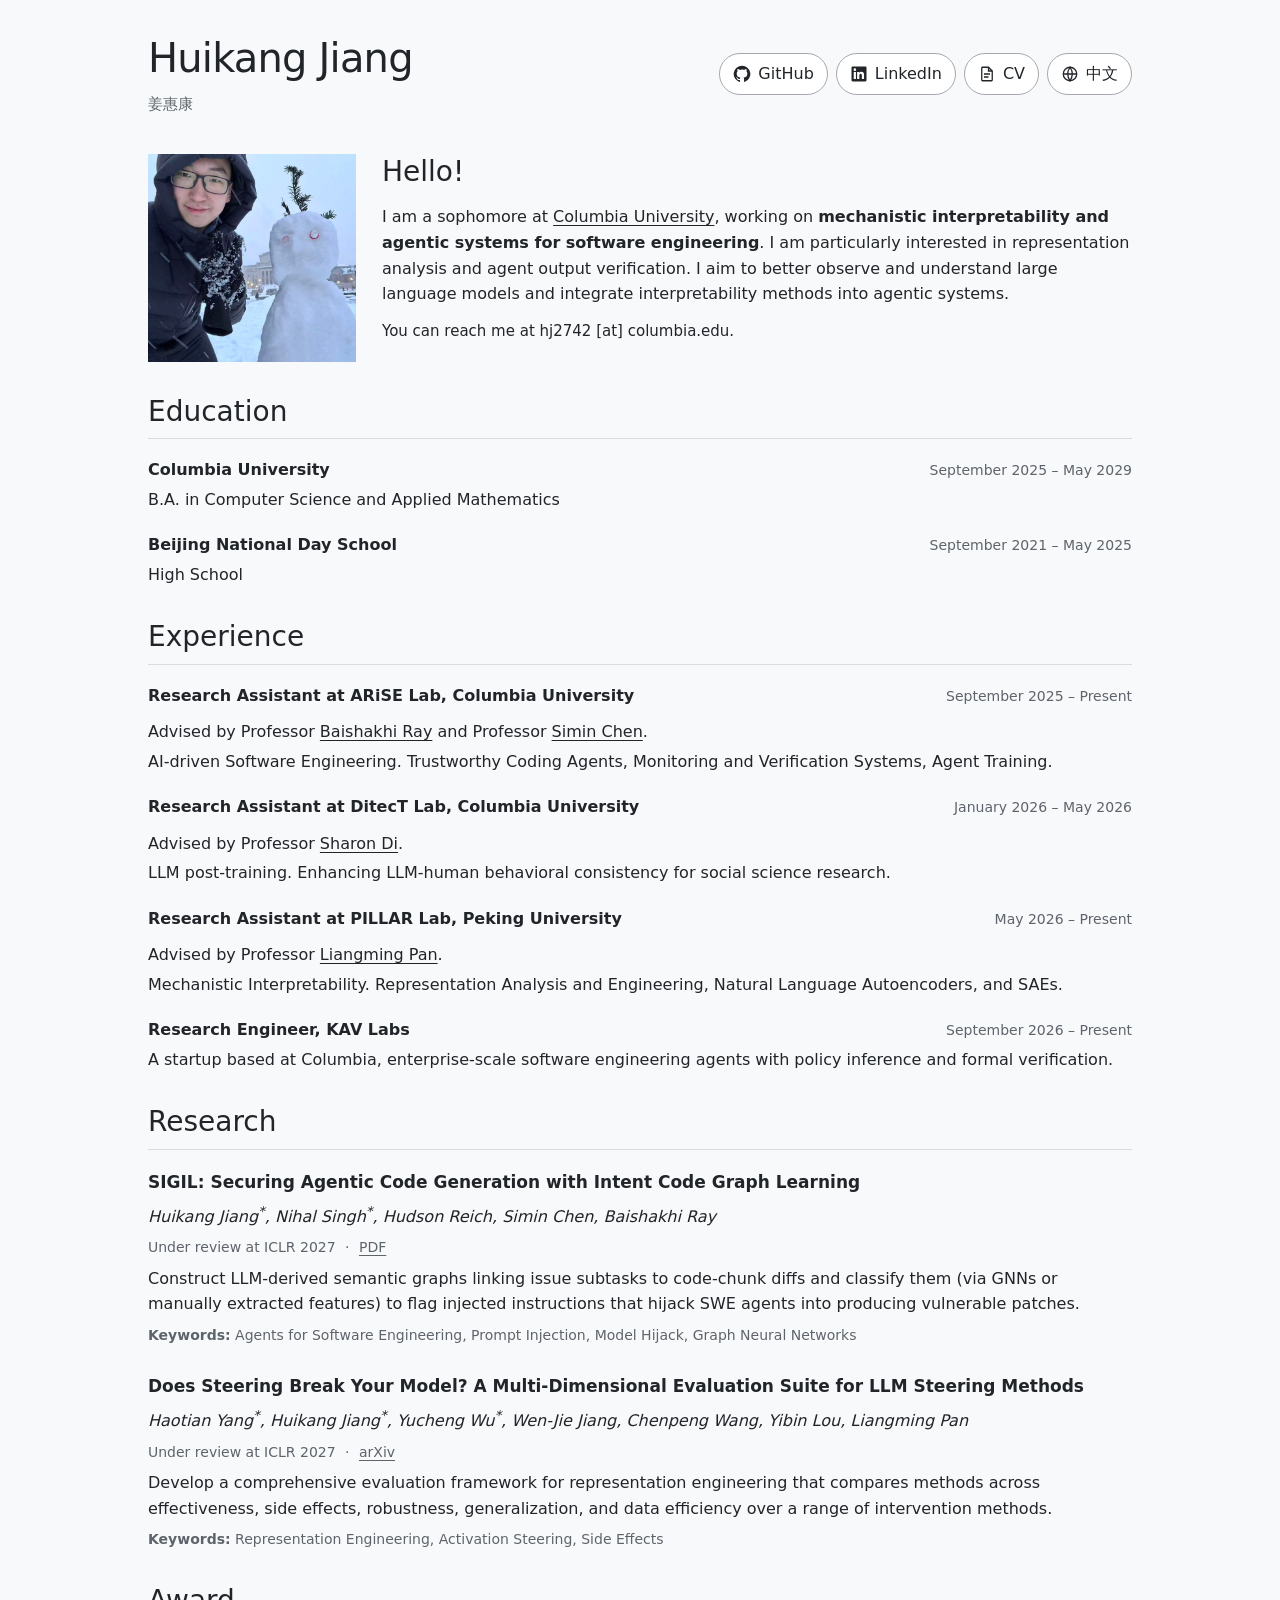
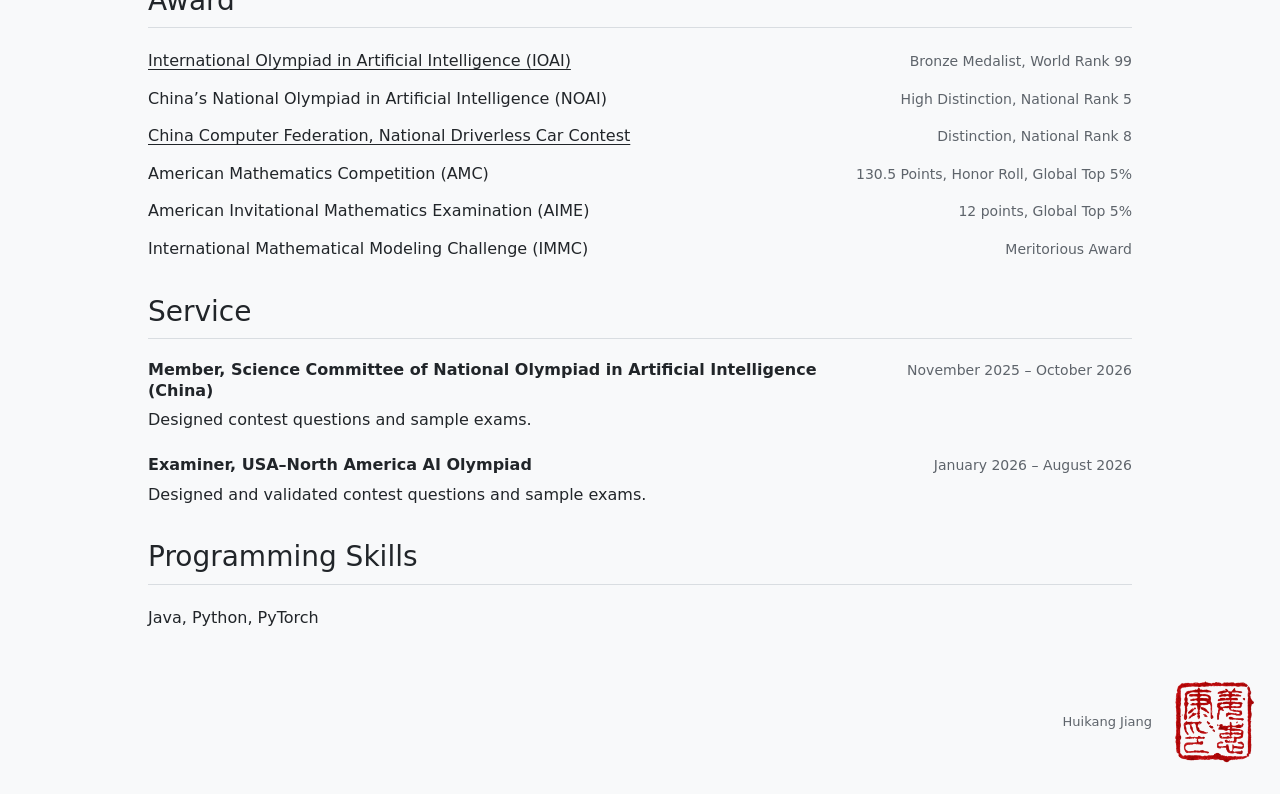
<file: index.html>
<!doctype html>
<html lang="en">
  <head>
    <meta charset="utf-8">
    <meta name="viewport" content="width=device-width, initial-scale=1">
    <meta name="color-scheme" content="light dark">
    <meta name="description" content="Huikang Jiang is a sophomore at Columbia University working on mechanistic interpretability of large language models and agentic systems for software engineering.">
    <meta name="author" content="Huikang Jiang">
    <meta property="og:title" content="Huikang Jiang | Columbia University">
    <meta property="og:description" content="Research in mechanistic interpretability, representation analysis, and trustworthy software engineering agents.">
    <meta property="og:type" content="website">
    <meta property="og:url" content="https://huikangjiang06.github.io/">
    <meta property="og:locale" content="en_US">
    <link rel="canonical" href="https://huikangjiang06.github.io/">
    <link rel="alternate" hreflang="en" href="https://huikangjiang06.github.io/">
    <link rel="alternate" hreflang="zh-Hans" href="https://huikangjiang06.github.io/zh/">
    <link rel="alternate" hreflang="x-default" href="https://huikangjiang06.github.io/">
    <link rel="stylesheet" href="styles.css?v=67d8dc1de128">
    <title>Huikang Jiang | Columbia University</title>
  </head>
  <body>
    <a class="skip-link" href="#main">Skip to content</a>
    <div class="container">
      <header class="site-header">
        <div class="identity">
          <h1>Huikang Jiang</h1>
          <p><span lang="zh-Hans">姜惠康</span></p>
        </div>
        <nav class="contact-links" aria-label="Contact, CV, and language">
          <a class="button" href="https://github.com/huikangjiang06">
            <svg viewBox="0 0 24 24" fill="currentColor" aria-hidden="true"><path d="M12 .9a11.1 11.1 0 0 0-3.51 21.63c.56.1.76-.24.76-.54v-2.15c-3.09.67-3.74-1.31-3.74-1.31-.51-1.28-1.24-1.62-1.24-1.62-1.01-.69.08-.68.08-.68 1.12.08 1.71 1.15 1.71 1.15.99 1.7 2.6 1.21 3.23.92.1-.72.39-1.21.71-1.49-2.47-.28-5.07-1.24-5.07-5.49 0-1.21.43-2.2 1.14-2.98-.11-.28-.49-1.41.11-2.94 0 0 .93-.3 3.05 1.14A10.6 10.6 0 0 1 12 6.16c.95 0 1.9.13 2.79.38 2.12-1.44 3.05-1.14 3.05-1.14.6 1.53.22 2.66.11 2.94.71.78 1.14 1.77 1.14 2.98 0 4.26-2.6 5.2-5.08 5.48.4.35.75 1.02.75 2.06V22c0 .3.2.65.77.54A11.1 11.1 0 0 0 12 .9Z"/></svg>
            GitHub
          </a>
          <a class="button" href="https://www.linkedin.com/in/huikang-jiang/">
            <svg viewBox="0 0 24 24" fill="currentColor" aria-hidden="true"><path d="M20.45 2H3.55C2.69 2 2 2.68 2 3.52v16.96c0 .84.69 1.52 1.55 1.52h16.9c.86 0 1.55-.68 1.55-1.52V3.52c0-.84-.69-1.52-1.55-1.52ZM7.93 18.75H4.96V9.2h2.97v9.55ZM6.45 7.9a1.72 1.72 0 1 1 0-3.44 1.72 1.72 0 0 1 0 3.44Zm12.3 10.85h-2.96V14.1c0-1.11-.02-2.54-1.55-2.54-1.55 0-1.79 1.21-1.79 2.46v4.73H9.49V9.2h2.84v1.3h.04c.4-.75 1.36-1.54 2.8-1.54 3 0 3.56 1.98 3.56 4.55v5.24Z"/></svg>
            LinkedIn
          </a>
          <a class="button" href="assets/huikang-jiang-cv-bilingual.pdf?v=9c1ce30fd85b" aria-label="CV, Chinese and English PDF">
            <svg viewBox="0 0 24 24" fill="none" stroke="currentColor" stroke-width="1.7" aria-hidden="true"><path d="M14 3H6a1 1 0 0 0-1 1v16a1 1 0 0 0 1 1h12a1 1 0 0 0 1-1V8Z"/><path d="M14 3v5h5M8 12h8M8 16h6"/></svg>
            CV
          </a>
          <a class="button language-switch" href="zh/" lang="zh-Hans" hreflang="zh-Hans" aria-label="切换为中文">
            <svg viewBox="0 0 24 24" fill="none" stroke="currentColor" stroke-width="1.7" aria-hidden="true"><circle cx="12" cy="12" r="9"/><path d="M3 12h18M12 3a16 16 0 0 1 0 18 16 16 0 0 1 0-18Z"/></svg>
            中文
          </a>
        </nav>
      </header>

      <main id="main">
        <section class="introduction" aria-labelledby="hello">
          <img class="profile-photo" src="assets/profile.jpg" alt="Huikang Jiang" width="208" height="208">
          <div>
            <h2 id="hello">Hello!</h2>
            <p>I am a sophomore at <a href="https://www.columbia.edu/">Columbia University</a>, working on <strong>mechanistic interpretability and agentic systems for software engineering</strong>. I am particularly interested in representation analysis and agent output verification. I aim to better observe and understand large language models and integrate interpretability methods into agentic systems.</p>
            <p class="intro-contact" id="contact">You can reach me at hj2742 [at] columbia.edu.</p>
          </div>
        </section>

        <section aria-labelledby="education">
          <h2 id="education">Education</h2>
          <article class="entry">
            <div class="entry-heading">
              <h3>Columbia University</h3>
              <p class="date">September 2025 – May 2029</p>
            </div>
            <p>B.A. in Computer Science and Applied Mathematics</p>
          </article>
          <article class="entry">
            <div class="entry-heading">
              <h3>Beijing National Day School</h3>
              <p class="date">September 2021 – May 2025</p>
            </div>
            <p>High School</p>
          </article>
        </section>

        <section aria-labelledby="experience">
          <h2 id="experience">Experience</h2>
          <article class="entry">
            <div class="entry-heading">
              <h3>Research Assistant at <a class="lab-link" href="https://www.rayb.info/ariselab">ARiSE Lab</a>, Columbia University</h3>
              <p class="date">September 2025 – Present</p>
            </div>
            <p class="advisor">Advised by Professor <a href="https://www.rayb.info/">Baishakhi Ray</a> and Professor <a href="https://siminchen.site/">Simin Chen</a>.</p>
            <p>AI-driven Software Engineering. Trustworthy Coding Agents, Monitoring and Verification Systems, Agent Training.</p>
          </article>
          <article class="entry">
            <div class="entry-heading">
              <h3>Research Assistant at <a class="lab-link" href="https://sharondi-columbia.wixsite.com/ditectlab/home-1">DitecT Lab</a>, Columbia University</h3>
              <p class="date">January 2026 – May 2026</p>
            </div>
            <p class="advisor">Advised by Professor <a href="https://www.engineering.columbia.edu/faculty-staff/directory/sharon-di">Sharon Di</a>.</p>
            <p>LLM post-training. Enhancing LLM-human behavioral consistency for social science research.</p>
          </article>
          <article class="entry">
            <div class="entry-heading">
              <h3>Research Assistant at <a class="lab-link" href="https://github.com/PKU-PILLAR-Group">PILLAR Lab</a>, Peking University</h3>
              <p class="date">May 2026 – Present</p>
            </div>
            <p class="advisor">Advised by Professor <a href="https://liangmingpan.bio/">Liangming Pan</a>.</p>
            <p>Mechanistic Interpretability. Representation Analysis and Engineering, Natural Language Autoencoders, and SAEs.</p>
          </article>
          <article class="entry">
            <div class="entry-heading">
              <h3>Research Engineer, KAV Labs</h3>
              <p class="date">September 2026 – Present</p>
            </div>
            <p>A startup based at Columbia, enterprise-scale software engineering agents with policy inference and formal verification.</p>
          </article>
        </section>

        <section aria-labelledby="research">
          <h2 id="research">Research</h2>
          <article class="entry publication">
            <h3>SIGIL: Securing Agentic Code Generation with Intent Code Graph Learning</h3>
            <p class="publication-authors"><i>Huikang Jiang<sup>*</sup>, Nihal Singh<sup>*</sup>, Hudson Reich, Simin Chen, Baishakhi Ray</i></p>
            <p class="publication-status">Under review at ICLR 2027 <span aria-hidden="true">·</span> <a href="https://drive.google.com/file/d/1ndYui9DYmAz5rtrlXBPM-SLdvZOrEhYa/view?usp=sharing" aria-label="Read the SIGIL paper, PDF">PDF</a></p>
            <p>Construct LLM-derived semantic graphs linking issue subtasks to code-chunk diffs and classify them (via GNNs or manually extracted features) to flag injected instructions that hijack SWE agents into producing vulnerable patches.</p>
            <p class="keywords"><span>Keywords:</span> Agents for Software Engineering, Prompt Injection, Model Hijack, Graph Neural Networks</p>
          </article>
          <article class="entry publication">
            <h3>Does Steering Break Your Model? A Multi-Dimensional Evaluation Suite for LLM Steering Methods</h3>
            <p class="publication-authors"><i>Haotian Yang<sup>*</sup>, Huikang Jiang<sup>*</sup>, Yucheng Wu<sup>*</sup>, Wen-Jie Jiang, Chenpeng Wang, Yibin Lou, Liangming Pan</i></p>
            <p class="publication-status">Under review at ICLR 2027 <span aria-hidden="true">·</span> <a href="https://arxiv.org/abs/2610.07722" aria-label="Read Does Steering Break Your Model on arXiv">arXiv</a></p>
            <p>Develop a comprehensive evaluation framework for representation engineering that compares methods across effectiveness, side effects, robustness, generalization, and data efficiency over a range of intervention methods.</p>
            <p class="keywords"><span>Keywords:</span> Representation Engineering, Activation Steering, Side Effects</p>
          </article>
        </section>

        <section aria-labelledby="awards">
          <h2 id="awards">Award</h2>
          <ul class="awards-list">
            <li><span><a href="https://ioai-official.org/">International Olympiad in Artificial Intelligence (IOAI)</a></span><span class="award-result">Bronze Medalist, World Rank 99</span></li>
            <li><span>China’s National Olympiad in Artificial Intelligence (NOAI)</span><span class="award-result">High Distinction, National Rank 5</span></li>
            <li><span><a href="https://www.ccf.org.cn/Chapters/TC/News_/2023-07-20/810465.shtml">China Computer Federation, National Driverless Car Contest</a></span><span class="award-result">Distinction, National Rank 8</span></li>
            <li><span>American Mathematics Competition (AMC)</span><span class="award-result">130.5 Points, Honor Roll, Global Top 5%</span></li>
            <li><span>American Invitational Mathematics Examination (AIME)</span><span class="award-result">12 points, Global Top 5%</span></li>
            <li><span>International Mathematical Modeling Challenge (IMMC)</span><span class="award-result">Meritorious Award</span></li>
          </ul>
        </section>

        <section aria-labelledby="service">
          <h2 id="service">Service</h2>
          <article class="entry">
            <div class="entry-heading service-heading">
              <h3>Member, Science Committee of National Olympiad in Artificial Intelligence (China)</h3>
              <p class="date">November 2025 – October 2026</p>
            </div>
            <p>Designed contest questions and sample exams.</p>
          </article>
          <article class="entry">
            <div class="entry-heading">
              <h3>Examiner, USA–North America AI Olympiad</h3>
              <p class="date">January 2026 – August 2026</p>
            </div>
            <p>Designed and validated contest questions and sample exams.</p>
          </article>
        </section>

        <section aria-labelledby="skills">
          <h2 id="skills">Programming Skills</h2>
          <p>Java, Python, PyTorch</p>
        </section>
      </main>

    </div>
    <footer id="signature">
      <p>Huikang Jiang</p>
      <img class="personal-seal" src="assets/personal-seal.png" alt="Huikang Jiang’s personal seal" width="88" height="88" loading="lazy">
    </footer>
  </body>
</html>
</file>
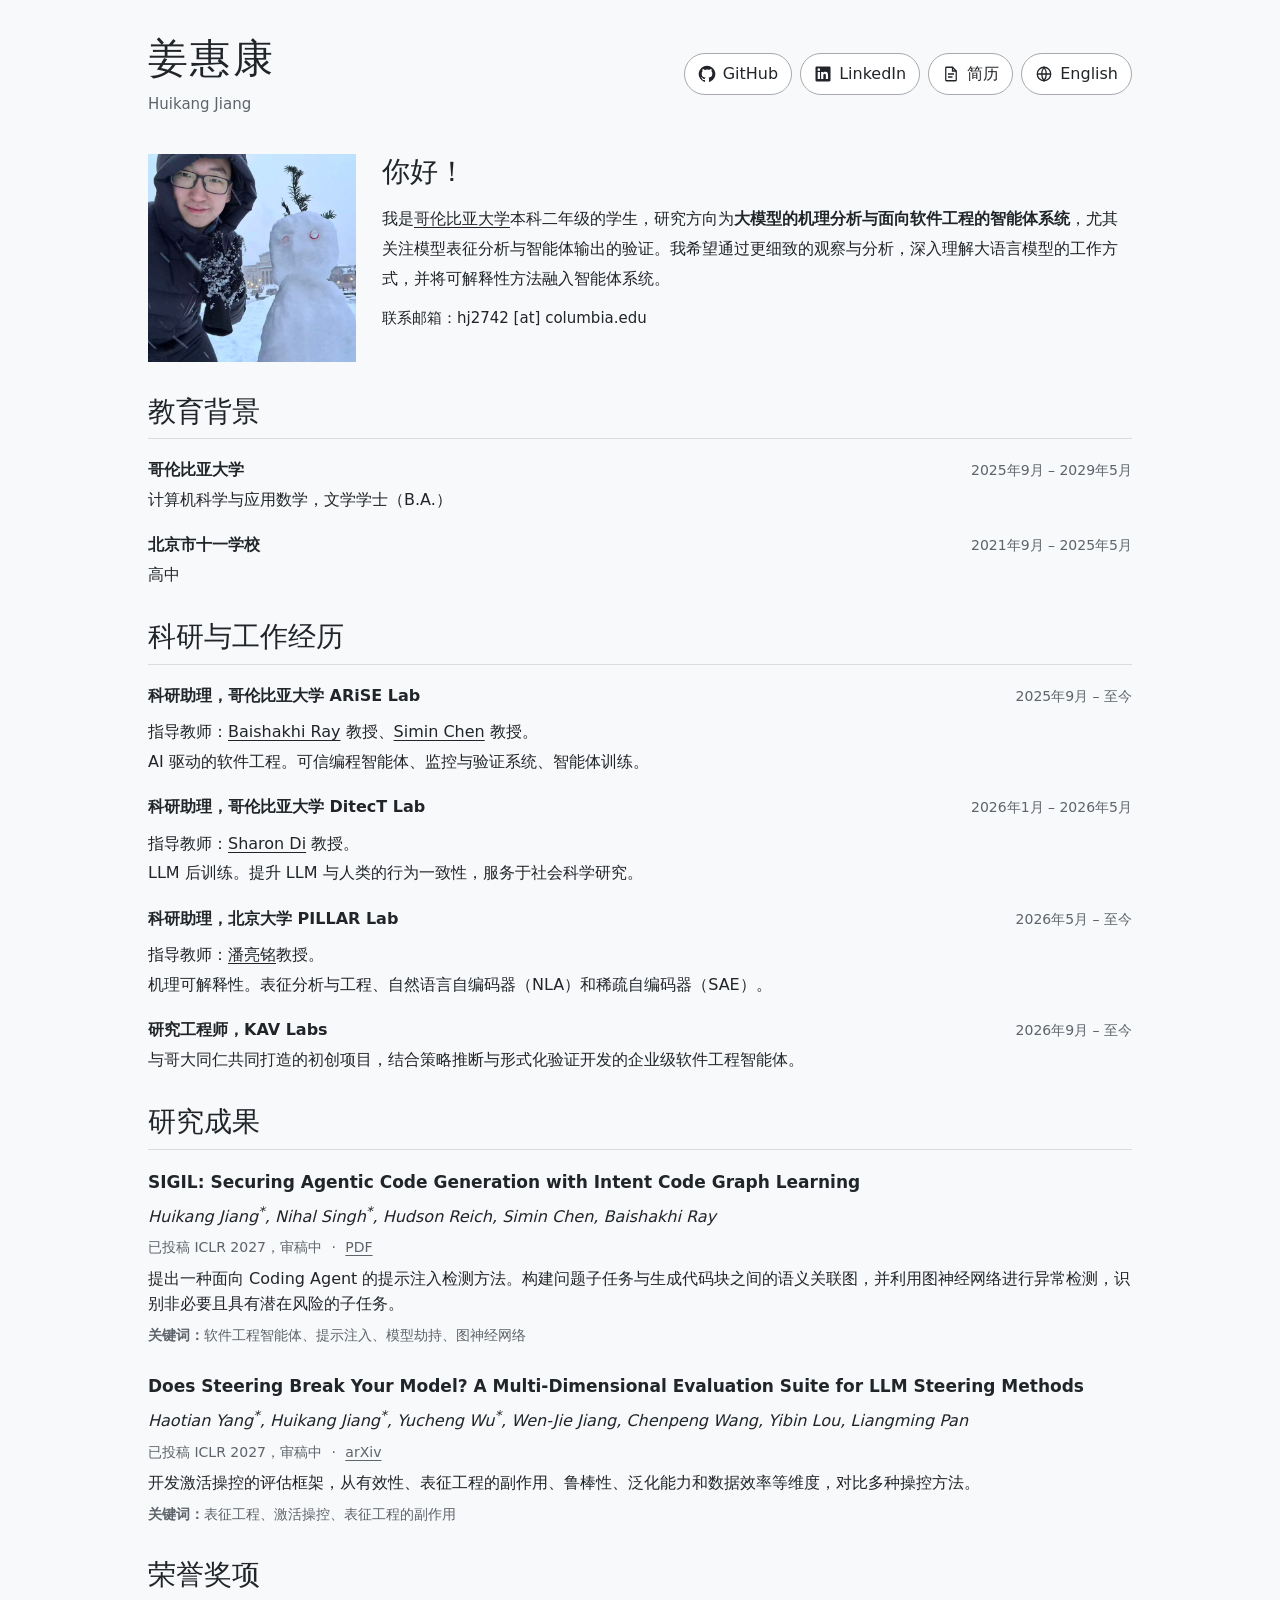
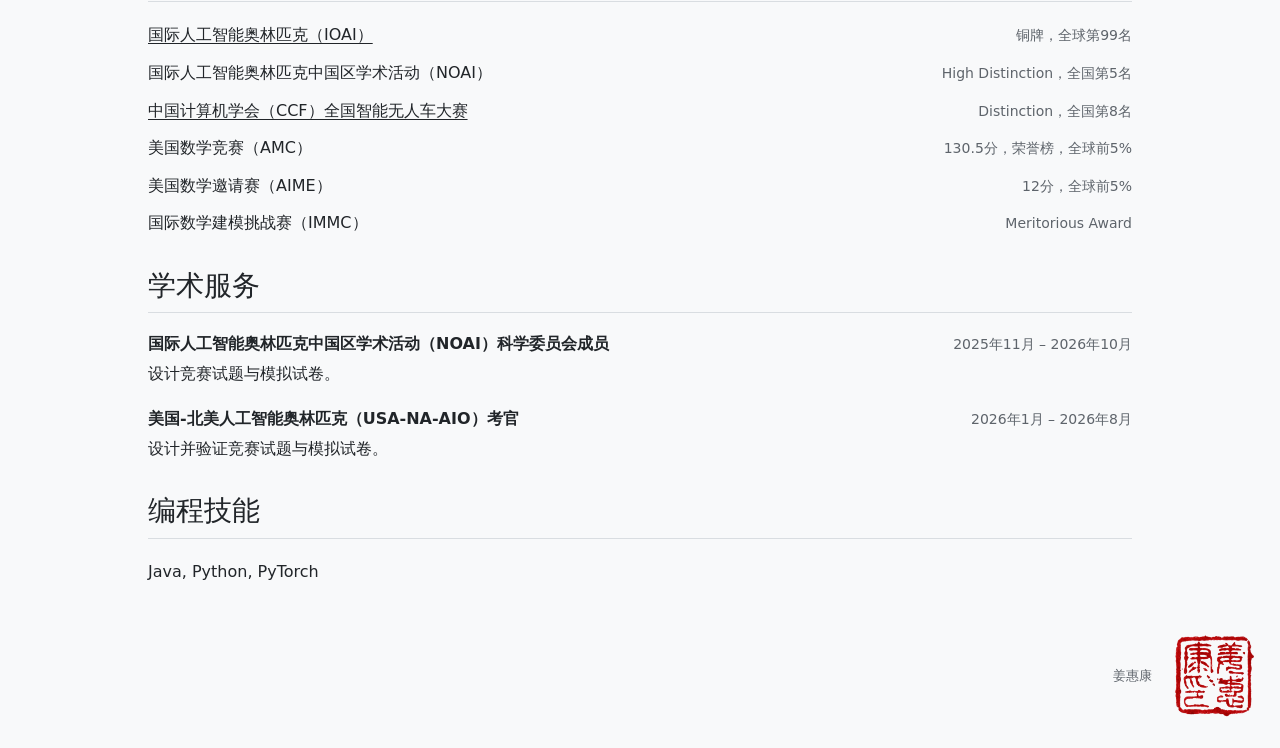
<file: zh/index.html>
<!doctype html>
<html lang="zh-Hans">
  <head>
    <meta charset="utf-8">
    <meta name="viewport" content="width=device-width, initial-scale=1">
    <meta name="color-scheme" content="light dark">
    <meta name="description" content="姜惠康，哥伦比亚大学本科二年级学生，研究方向为大模型的机理分析与面向软件工程的智能体系统，尤其关注模型表征分析与智能体输出的验证。">
    <meta name="author" content="姜惠康">
    <meta property="og:title" content="姜惠康 | 哥伦比亚大学">
    <meta property="og:description" content="研究方向：机理可解释性、表征分析与可信软件工程智能体。">
    <meta property="og:type" content="website">
    <meta property="og:url" content="https://huikangjiang06.github.io/zh/">
    <meta property="og:locale" content="zh_CN">
    <link rel="canonical" href="https://huikangjiang06.github.io/zh/">
    <link rel="alternate" hreflang="en" href="https://huikangjiang06.github.io/">
    <link rel="alternate" hreflang="zh-Hans" href="https://huikangjiang06.github.io/zh/">
    <link rel="alternate" hreflang="x-default" href="https://huikangjiang06.github.io/">
    <link rel="stylesheet" href="../styles.css?v=67d8dc1de128">
    <title>姜惠康 | 哥伦比亚大学</title>
  </head>
  <body>
    <a class="skip-link" href="#main">跳转到正文</a>
    <div class="container">
      <header class="site-header">
        <div class="identity">
          <h1>姜惠康</h1>
          <p><span lang="en">Huikang Jiang</span></p>
        </div>
        <nav class="contact-links" aria-label="联系方式、简历与语言">
          <a class="button" href="https://github.com/huikangjiang06">
            <svg viewBox="0 0 24 24" fill="currentColor" aria-hidden="true"><path d="M12 .9a11.1 11.1 0 0 0-3.51 21.63c.56.1.76-.24.76-.54v-2.15c-3.09.67-3.74-1.31-3.74-1.31-.51-1.28-1.24-1.62-1.24-1.62-1.01-.69.08-.68.08-.68 1.12.08 1.71 1.15 1.71 1.15.99 1.7 2.6 1.21 3.23.92.1-.72.39-1.21.71-1.49-2.47-.28-5.07-1.24-5.07-5.49 0-1.21.43-2.2 1.14-2.98-.11-.28-.49-1.41.11-2.94 0 0 .93-.3 3.05 1.14A10.6 10.6 0 0 1 12 6.16c.95 0 1.9.13 2.79.38 2.12-1.44 3.05-1.14 3.05-1.14.6 1.53.22 2.66.11 2.94.71.78 1.14 1.77 1.14 2.98 0 4.26-2.6 5.2-5.08 5.48.4.35.75 1.02.75 2.06V22c0 .3.2.65.77.54A11.1 11.1 0 0 0 12 .9Z"/></svg>
            GitHub
          </a>
          <a class="button" href="https://www.linkedin.com/in/huikang-jiang/">
            <svg viewBox="0 0 24 24" fill="currentColor" aria-hidden="true"><path d="M20.45 2H3.55C2.69 2 2 2.68 2 3.52v16.96c0 .84.69 1.52 1.55 1.52h16.9c.86 0 1.55-.68 1.55-1.52V3.52c0-.84-.69-1.52-1.55-1.52ZM7.93 18.75H4.96V9.2h2.97v9.55ZM6.45 7.9a1.72 1.72 0 1 1 0-3.44 1.72 1.72 0 0 1 0 3.44Zm12.3 10.85h-2.96V14.1c0-1.11-.02-2.54-1.55-2.54-1.55 0-1.79 1.21-1.79 2.46v4.73H9.49V9.2h2.84v1.3h.04c.4-.75 1.36-1.54 2.8-1.54 3 0 3.56 1.98 3.56 4.55v5.24Z"/></svg>
            LinkedIn
          </a>
          <a class="button" href="../assets/huikang-jiang-cv-bilingual.pdf?v=9c1ce30fd85b" aria-label="中英双语简历，PDF">
            <svg viewBox="0 0 24 24" fill="none" stroke="currentColor" stroke-width="1.7" aria-hidden="true"><path d="M14 3H6a1 1 0 0 0-1 1v16a1 1 0 0 0 1 1h12a1 1 0 0 0 1-1V8Z"/><path d="M14 3v5h5M8 12h8M8 16h6"/></svg>
            简历
          </a>
          <a class="button language-switch" href="../" lang="en" hreflang="en" aria-label="Switch to English">
            <svg viewBox="0 0 24 24" fill="none" stroke="currentColor" stroke-width="1.7" aria-hidden="true"><circle cx="12" cy="12" r="9"/><path d="M3 12h18M12 3a16 16 0 0 1 0 18 16 16 0 0 1 0-18Z"/></svg>
            English
          </a>
        </nav>
      </header>

      <main id="main">
        <section class="introduction" aria-labelledby="hello">
          <img class="profile-photo" src="../assets/profile.jpg" alt="姜惠康" width="208" height="208">
          <div>
            <h2 id="hello">你好！</h2>
            <p>我是<a href="https://www.columbia.edu/">哥伦比亚大学</a>本科二年级的学生，研究方向为<strong>大模型的机理分析与面向软件工程的智能体系统</strong>，尤其关注模型表征分析与智能体输出的验证。我希望通过更细致的观察与分析，深入理解大语言模型的工作方式，并将可解释性方法融入智能体系统。</p>
            <p class="intro-contact" id="contact">联系邮箱：<span lang="en">hj2742 [at] columbia.edu</span></p>
          </div>
        </section>

        <section aria-labelledby="education">
          <h2 id="education">教育背景</h2>
          <article class="entry">
            <div class="entry-heading">
              <h3>哥伦比亚大学</h3>
              <p class="date">2025年9月 – 2029年5月</p>
            </div>
            <p>计算机科学与应用数学，文学学士（B.A.）</p>
          </article>
          <article class="entry">
            <div class="entry-heading">
              <h3>北京市十一学校</h3>
              <p class="date">2021年9月 – 2025年5月</p>
            </div>
            <p>高中</p>
          </article>
        </section>

        <section aria-labelledby="experience">
          <h2 id="experience">科研与工作经历</h2>
          <article class="entry">
            <div class="entry-heading">
              <h3>科研助理，哥伦比亚大学 <a class="lab-link" href="https://www.rayb.info/ariselab">ARiSE Lab</a></h3>
              <p class="date">2025年9月 – 至今</p>
            </div>
            <p class="advisor">指导教师：<a href="https://www.rayb.info/" lang="en">Baishakhi Ray</a> 教授、<a href="https://siminchen.site/" lang="en">Simin Chen</a> 教授。</p>
            <p>AI 驱动的软件工程。可信编程智能体、监控与验证系统、智能体训练。</p>
          </article>
          <article class="entry">
            <div class="entry-heading">
              <h3>科研助理，哥伦比亚大学 <a class="lab-link" href="https://sharondi-columbia.wixsite.com/ditectlab/home-1">DitecT Lab</a></h3>
              <p class="date">2026年1月 – 2026年5月</p>
            </div>
            <p class="advisor">指导教师：<a href="https://www.engineering.columbia.edu/faculty-staff/directory/sharon-di" lang="en">Sharon Di</a> 教授。</p>
            <p>LLM 后训练。提升 LLM 与人类的行为一致性，服务于社会科学研究。</p>
          </article>
          <article class="entry">
            <div class="entry-heading">
              <h3>科研助理，北京大学 <a class="lab-link" href="https://github.com/PKU-PILLAR-Group">PILLAR Lab</a></h3>
              <p class="date">2026年5月 – 至今</p>
            </div>
            <p class="advisor">指导教师：<a href="https://liangmingpan.bio/">潘亮铭</a>教授。</p>
            <p>机理可解释性。表征分析与工程、自然语言自编码器（NLA）和稀疏自编码器（SAE）。</p>
          </article>
          <article class="entry">
            <div class="entry-heading">
              <h3>研究工程师，KAV Labs</h3>
              <p class="date">2026年9月 – 至今</p>
            </div>
            <p>与哥大同仁共同打造的初创项目，结合策略推断与形式化验证开发的企业级软件工程智能体。</p>
          </article>
        </section>

        <section aria-labelledby="research">
          <h2 id="research">研究成果</h2>
          <article class="entry publication">
            <h3 lang="en">SIGIL: Securing Agentic Code Generation with Intent Code Graph Learning</h3>
            <p class="publication-authors" lang="en"><i>Huikang Jiang<sup>*</sup>, Nihal Singh<sup>*</sup>, Hudson Reich, Simin Chen, Baishakhi Ray</i></p>
            <p class="publication-status">已投稿 ICLR 2027，审稿中 <span aria-hidden="true">·</span> <a href="https://drive.google.com/file/d/1ndYui9DYmAz5rtrlXBPM-SLdvZOrEhYa/view?usp=sharing" aria-label="阅读 SIGIL 论文，PDF">PDF</a></p>
            <p>提出一种面向 Coding Agent 的提示注入检测方法。构建问题子任务与生成代码块之间的语义关联图，并利用图神经网络进行异常检测，识别非必要且具有潜在风险的子任务。</p>
            <p class="keywords"><span>关键词：</span>软件工程智能体、提示注入、模型劫持、图神经网络</p>
          </article>
          <article class="entry publication">
            <h3 lang="en">Does Steering Break Your Model? A Multi-Dimensional Evaluation Suite for LLM Steering Methods</h3>
            <p class="publication-authors" lang="en"><i>Haotian Yang<sup>*</sup>, Huikang Jiang<sup>*</sup>, Yucheng Wu<sup>*</sup>, Wen-Jie Jiang, Chenpeng Wang, Yibin Lou, Liangming Pan</i></p>
            <p class="publication-status">已投稿 ICLR 2027，审稿中 <span aria-hidden="true">·</span> <a href="https://arxiv.org/abs/2610.07722" aria-label="在 arXiv 阅读 Does Steering Break Your Model 论文">arXiv</a></p>
            <p>开发激活操控的评估框架，从有效性、表征工程的副作用、鲁棒性、泛化能力和数据效率等维度，对比多种操控方法。</p>
            <p class="keywords"><span>关键词：</span>表征工程、激活操控、表征工程的副作用</p>
          </article>
        </section>

        <section aria-labelledby="awards">
          <h2 id="awards">荣誉奖项</h2>
          <ul class="awards-list">
            <li><span><a href="https://ioai-official.org/">国际人工智能奥林匹克（IOAI）</a></span><span class="award-result">铜牌，全球第99名</span></li>
            <li><span>国际人工智能奥林匹克中国区学术活动（NOAI）</span><span class="award-result"><span lang="en">High Distinction</span>，全国第5名</span></li>
            <li><span><a href="https://www.ccf.org.cn/Chapters/TC/News_/2023-07-20/810465.shtml">中国计算机学会（CCF）全国智能无人车大赛</a></span><span class="award-result"><span lang="en">Distinction</span>，全国第8名</span></li>
            <li><span>美国数学竞赛（AMC）</span><span class="award-result">130.5分，荣誉榜，全球前5%</span></li>
            <li><span>美国数学邀请赛（AIME）</span><span class="award-result">12分，全球前5%</span></li>
            <li><span>国际数学建模挑战赛（IMMC）</span><span class="award-result"><span lang="en">Meritorious Award</span></span></li>
          </ul>
        </section>

        <section aria-labelledby="service">
          <h2 id="service">学术服务</h2>
          <article class="entry">
            <div class="entry-heading service-heading">
              <h3>国际人工智能奥林匹克中国区学术活动（NOAI）科学委员会成员</h3>
              <p class="date">2025年11月 – 2026年10月</p>
            </div>
            <p>设计竞赛试题与模拟试卷。</p>
          </article>
          <article class="entry">
            <div class="entry-heading">
              <h3>美国-北美人工智能奥林匹克（USA-NA-AIO）考官</h3>
              <p class="date">2026年1月 – 2026年8月</p>
            </div>
            <p>设计并验证竞赛试题与模拟试卷。</p>
          </article>
        </section>

        <section aria-labelledby="skills">
          <h2 id="skills">编程技能</h2>
          <p>Java, Python, PyTorch</p>
        </section>
      </main>

    </div>
    <footer id="signature">
      <p>姜惠康</p>
      <img class="personal-seal" src="../assets/personal-seal.png" alt="姜惠康的个人印章" width="88" height="88" loading="lazy">
    </footer>
  </body>
</html>
</file>
<file: styles.css>
:root {
  color-scheme: light dark;
  --background: #f8f9fa;
  --text: #212529;
  --muted: #5e646b;
  --border: #d9dde1;
  --button-background: #ffffff;
  --button-border: #a6aaae;
  --photo-background: #eef0f2;
}

* { box-sizing: border-box; }

html { -webkit-text-size-adjust: 100%; text-size-adjust: 100%; }

body {
  margin: 0;
  background: var(--background);
  color: var(--text);
  font-family: system-ui, -apple-system, "Segoe UI", Roboto, "Helvetica Neue", Arial, sans-serif;
  font-size: 16px;
  line-height: 1.6;
}

.container {
  width: 100%;
  max-width: 1024px;
  margin: 0 auto;
  padding: 0 20px;
}

a { color: inherit; text-decoration: underline; text-underline-offset: 3px; }
a.lab-link { text-decoration: none; }
a:focus-visible { outline: 2px solid currentColor; outline-offset: 4px; border-radius: 2px; }
p { margin: 0 0 12px; }
h1, h2, h3 { margin: 0; line-height: 1.3; }
h1, h2 { font-weight: 300; }
h1 { font-size: 40px; letter-spacing: -0.8px; }
h2 { font-size: 28px; }
h3 { font-size: 16px; font-weight: 600; }

html[lang="zh-Hans"] body {
  font-family: system-ui, -apple-system, "Segoe UI", "PingFang SC", "Hiragino Sans GB", "Microsoft YaHei", "Noto Sans CJK SC", sans-serif;
}
html[lang="zh-Hans"] h1 { letter-spacing: 0.06em; }
html[lang="zh-Hans"] .introduction p { line-height: 1.85; }

.skip-link {
  position: absolute;
  left: 16px;
  top: -80px;
  padding: 10px 16px;
  background: var(--button-background);
  z-index: 1;
}
.skip-link:focus { top: 10px; }

.site-header {
  display: flex;
  align-items: center;
  justify-content: space-between;
  flex-wrap: wrap;
  gap: 20px;
  margin: 32px 0 38px;
}
.identity p { margin: 8px 0 0; color: var(--muted); font-size: 15px; }
.contact-links { display: flex; flex-wrap: wrap; gap: 8px; }
.button {
  display: inline-flex;
  align-items: center;
  justify-content: center;
  gap: 7px;
  min-height: 42px;
  padding: 6px 13px;
  border: 1px solid var(--button-border);
  border-radius: 24px;
  background: var(--button-background);
  color: var(--text);
  line-height: 1.5;
  text-decoration: none;
}
.button:hover { background: var(--text); color: var(--background); text-decoration: none; }
.button svg { flex: 0 0 18px; width: 18px; height: 18px; }

.introduction {
  display: grid;
  grid-template-columns: 208px minmax(0, 1fr);
  align-items: start;
  gap: 26px;
  margin-bottom: 30px;
}
.profile-photo {
  display: block;
  width: 208px;
  height: 208px;
  border-radius: 0;
  background: var(--photo-background);
  object-fit: cover;
}
.introduction h2 { margin: 0 0 14px; padding: 0; border: 0; }
.intro-contact { font-size: 15px; }

main > section + section { margin-top: 32px; }
section > h2 {
  margin-bottom: 20px;
  padding-bottom: 8px;
  border-bottom: 1px solid var(--border);
  scroll-margin-top: 24px;
}
.entry { margin-bottom: 22px; }
.entry:last-child { margin-bottom: 0; }
.entry p:last-child { margin-bottom: 0; }
.entry-heading {
  display: flex;
  align-items: baseline;
  justify-content: space-between;
  flex-wrap: wrap;
  gap: 3px 20px;
  margin-bottom: 5px;
}
.date {
  margin: 0;
  color: var(--muted);
  font-size: 14px;
  white-space: nowrap;
}
.entry-heading h3 { flex: 1 1 480px; }
.entry .advisor { margin-top: 12px; margin-bottom: 4px; }
.publication { margin-bottom: 28px; }
.publication h3 { font-size: 17px; line-height: 1.5; margin-bottom: 5px; }
.publication p { margin-bottom: 7px; }
.publication-status { color: var(--muted); font-size: 14px; }
.publication-status span { margin: 0 5px; }
.keywords { color: var(--muted); font-size: 14px; }
.keywords span { font-weight: 600; }
.awards-list { list-style: none; margin: 0; padding: 0; }
.awards-list li {
  display: flex;
  justify-content: space-between;
  align-items: baseline;
  gap: 4px 20px;
  margin-bottom: 12px;
}
.award-result { color: var(--muted); font-size: 14px; text-align: right; flex-shrink: 0; }

footer {
  display: flex;
  justify-content: flex-end;
  align-items: center;
  gap: 16px;
  margin: 48px 0 28px;
  padding: 0 24px;
  text-align: right;
  color: var(--muted);
  font-size: 13px;
}
footer p { margin: 0; }
footer span { margin: 0 5px; }
.personal-seal {
  flex: 0 0 auto;
  display: block;
  width: 88px;
  height: 88px;
  object-fit: contain;
  transform: rotate(-90deg);
}

@media (max-width: 800px) {
  .site-header { align-items: flex-start; }
  .entry-heading { display: block; }
  .date { margin-top: 4px; }
  .awards-list li { display: block; margin-bottom: 15px; }
  .award-result { display: block; text-align: left; margin-top: 2px; }
}

@media (max-width: 560px) {
  .container { padding: 0 20px; }
  .site-header { margin: 26px 0 30px; gap: 20px; }
  h1 { font-size: 36px; }
  h2 { font-size: 26px; }
  .identity p { font-size: 14px; }
  .contact-links { width: 100%; gap: 7px; }
  .language-switch { margin-left: auto; }
  .button { min-height: 44px; padding: 6px 8px; gap: 5px; font-size: 14px; }
  .button svg { flex-basis: 16px; width: 16px; height: 16px; }
  .introduction { display: block; }
  .profile-photo { float: left; width: 120px; height: 120px; margin: 3px 18px 10px 0; }
  .introduction::after { content: ""; display: block; clear: both; }
  .introduction h2 { margin-bottom: 12px; }
  .intro-contact { clear: both; padding-top: 2px; overflow-wrap: anywhere; }
  main > section + section { margin-top: 28px; }
  section > h2 { margin-bottom: 18px; }
  .publication h3 { font-size: 16px; }
  footer { margin-top: 36px; padding: 0 20px; }
  .personal-seal { width: 64px; height: 64px; }
}

@media (prefers-color-scheme: dark) {
  :root {
    --background: #1b1e1f;
    --text: #dedbd6;
    --muted: #b2b2b0;
    --border: #414547;
    --button-background: #242729;
    --button-border: #74797c;
    --photo-background: #272b2d;
  }
}

@media print {
  :root { color-scheme: light; --background: #fff; --text: #000; --muted: #444; --border: #ccc; }
  body { font-size: 11pt; }
  .container { max-width: none; padding: 0; }
  .site-header { margin-top: 0; }
  .contact-links, .profile-photo, .skip-link, footer { display: none; }
  .introduction { display: block; }
  .entry, .awards-list li { break-inside: avoid; }
  h2, h3 { break-after: avoid; }
}
</file>
